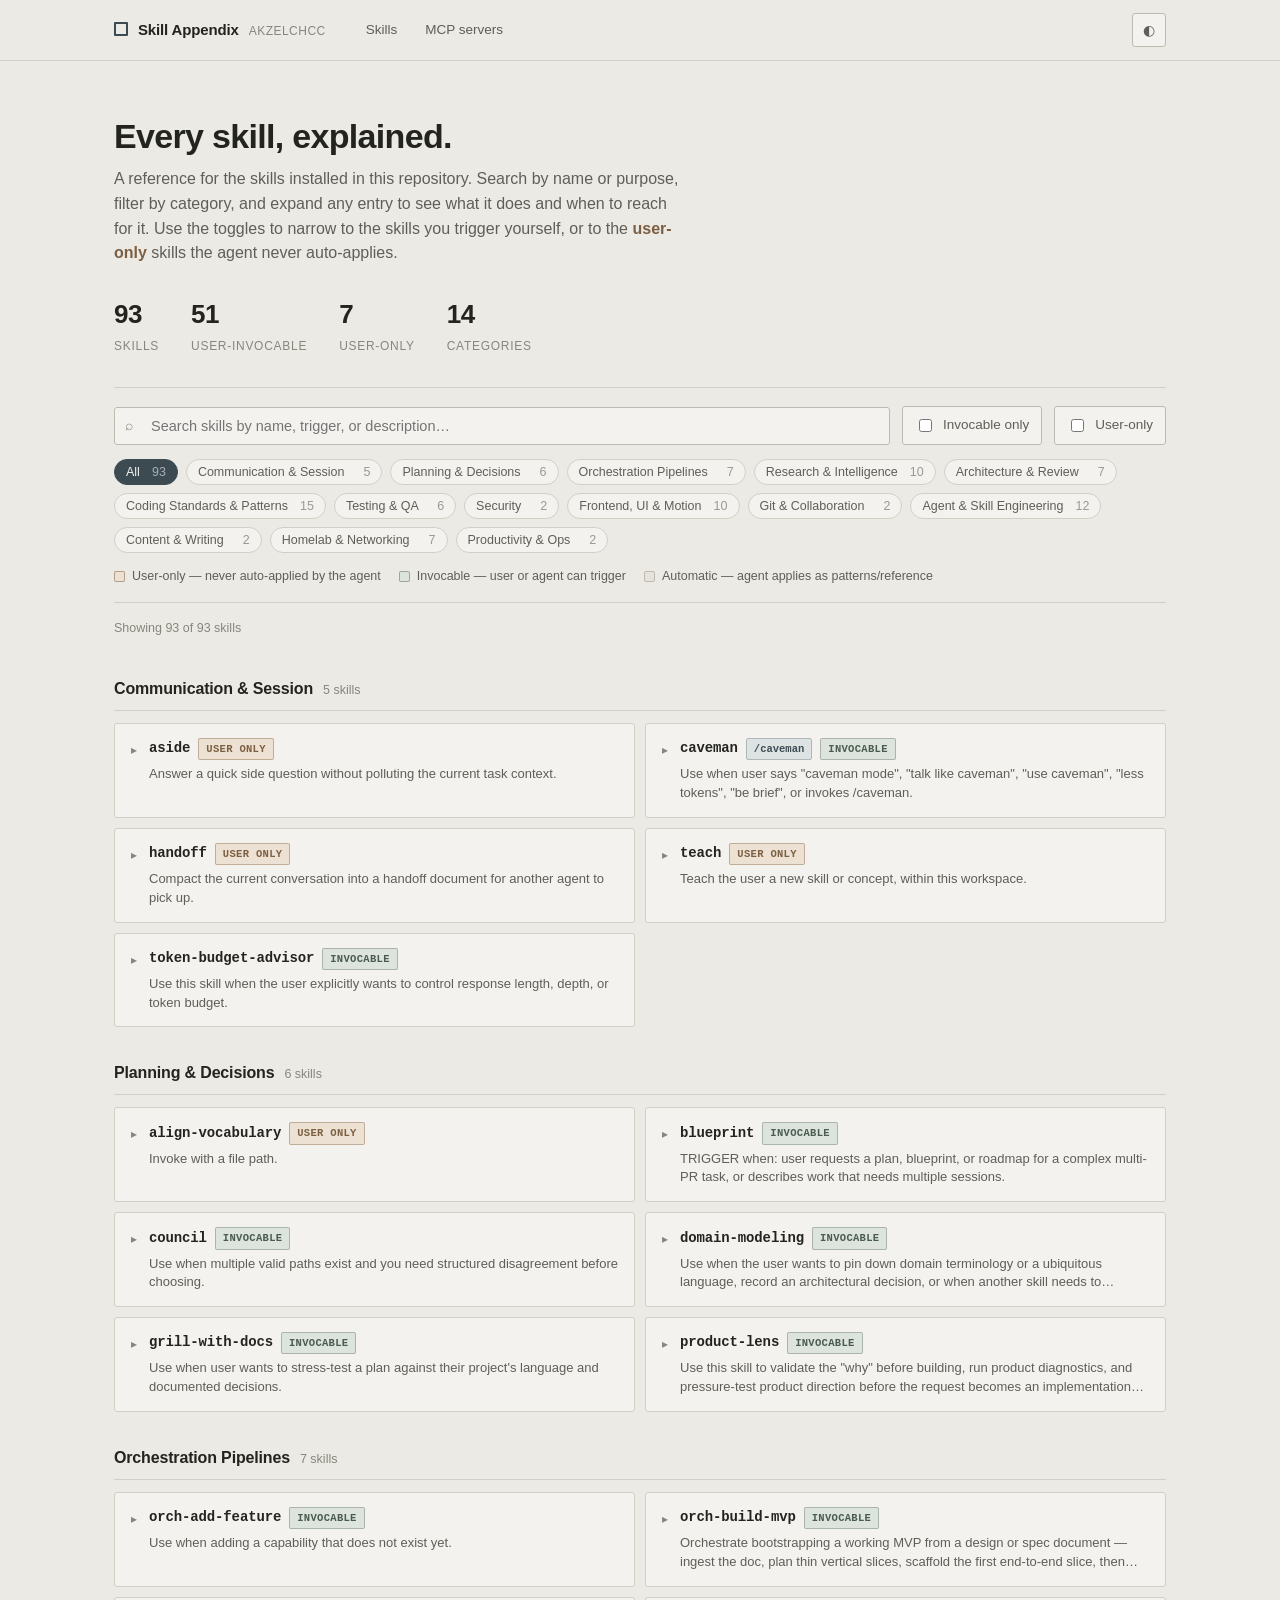
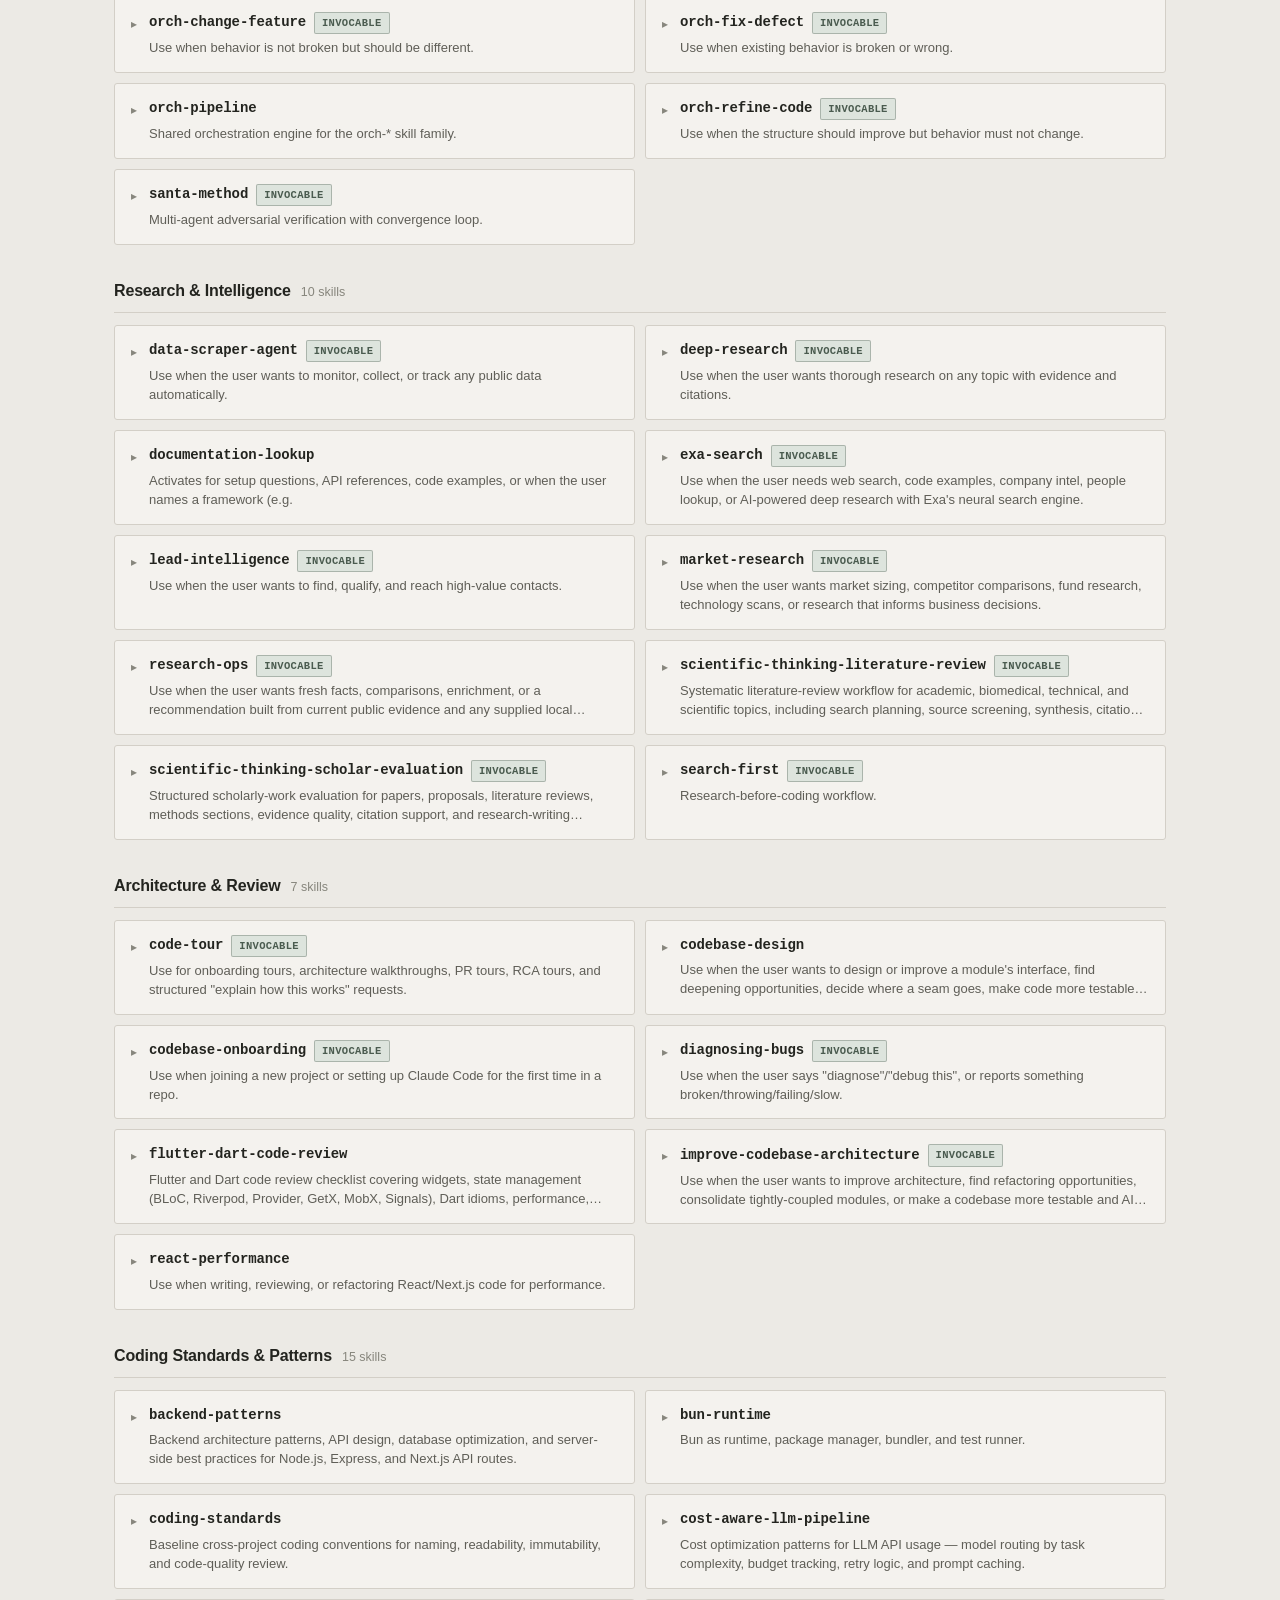
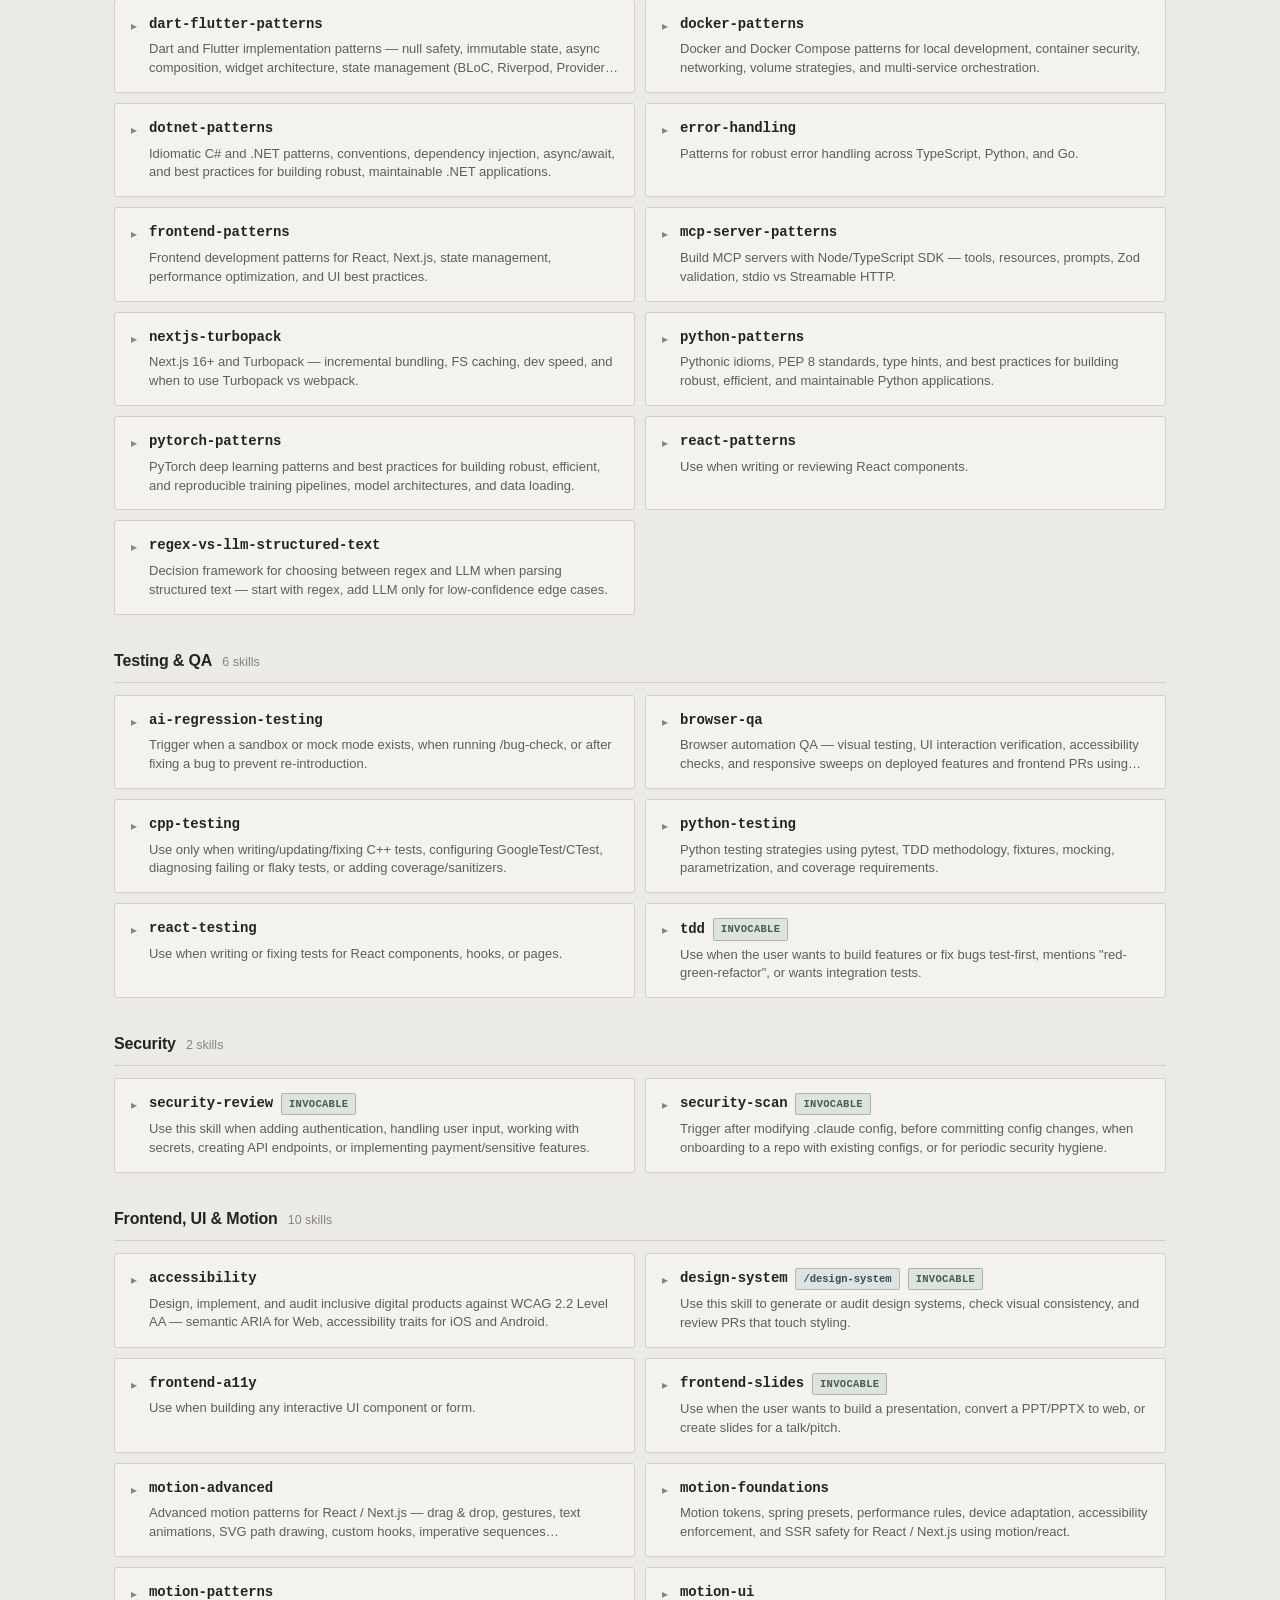
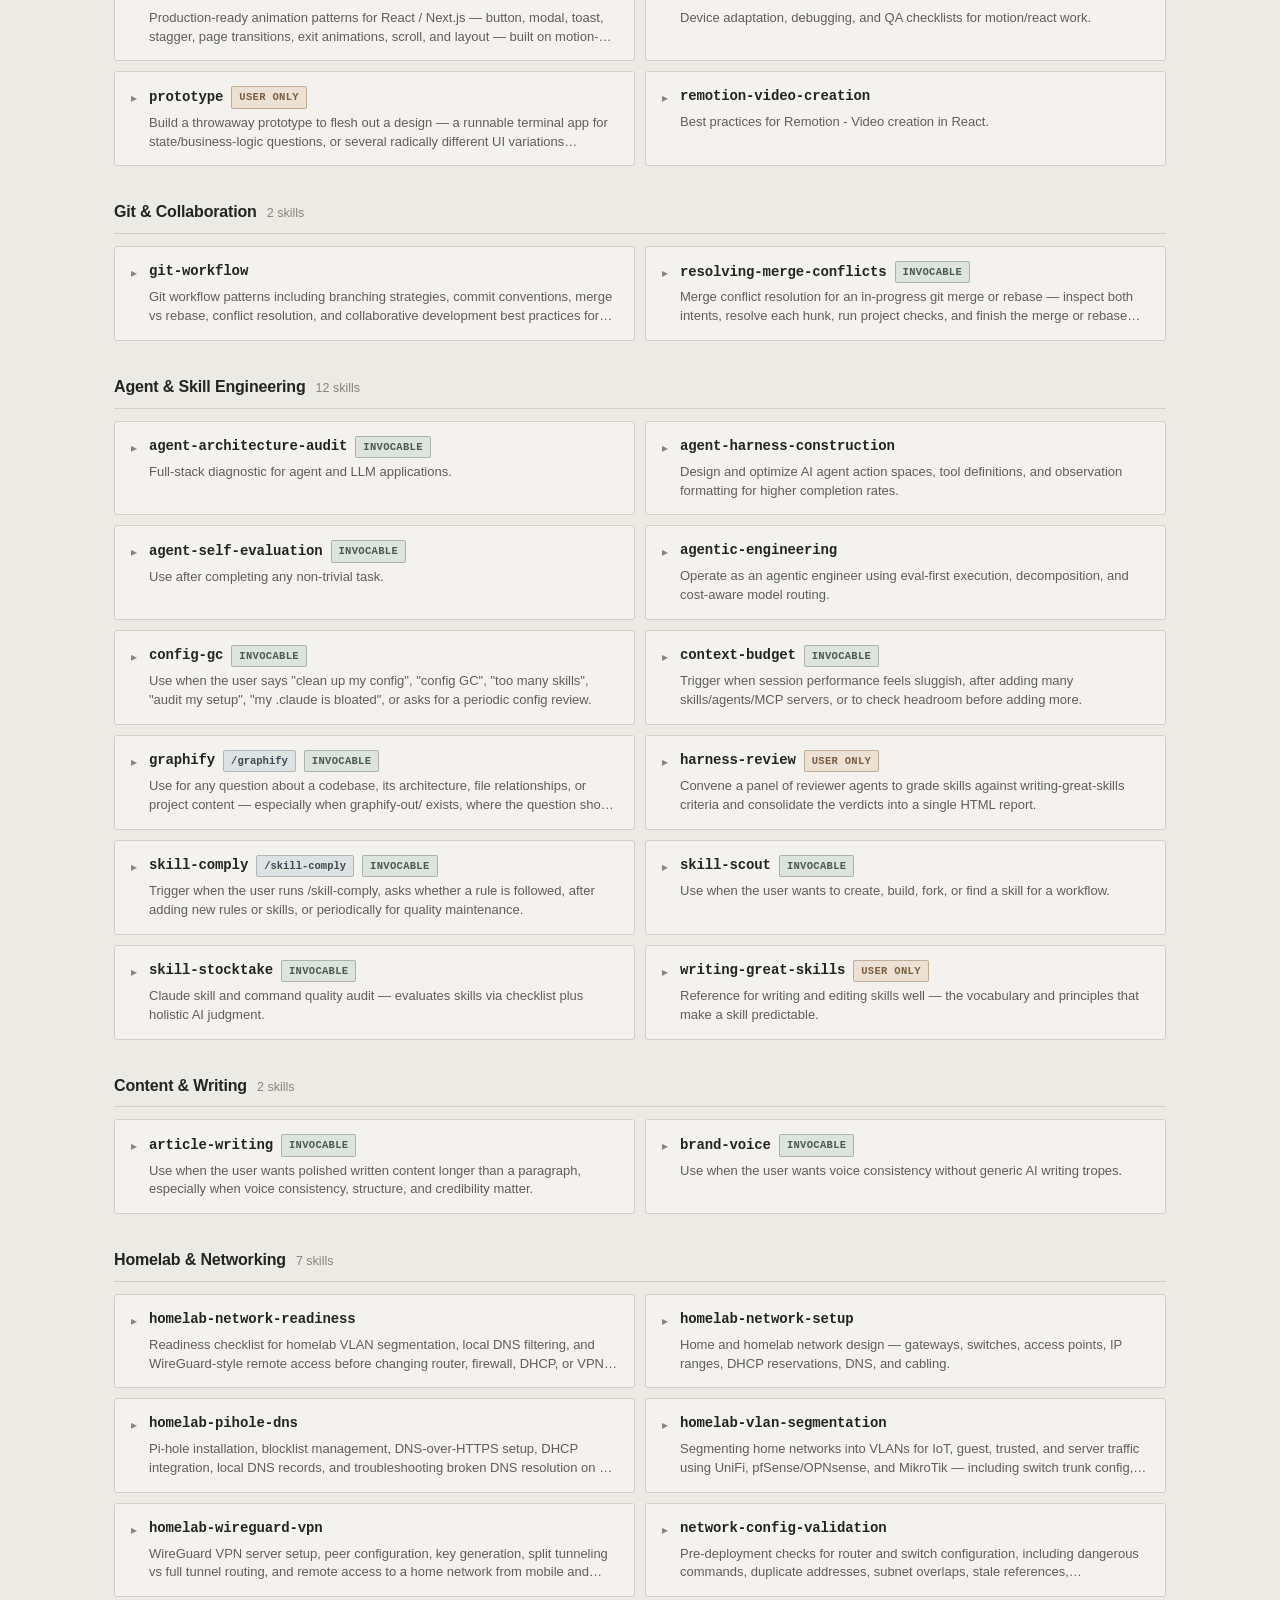
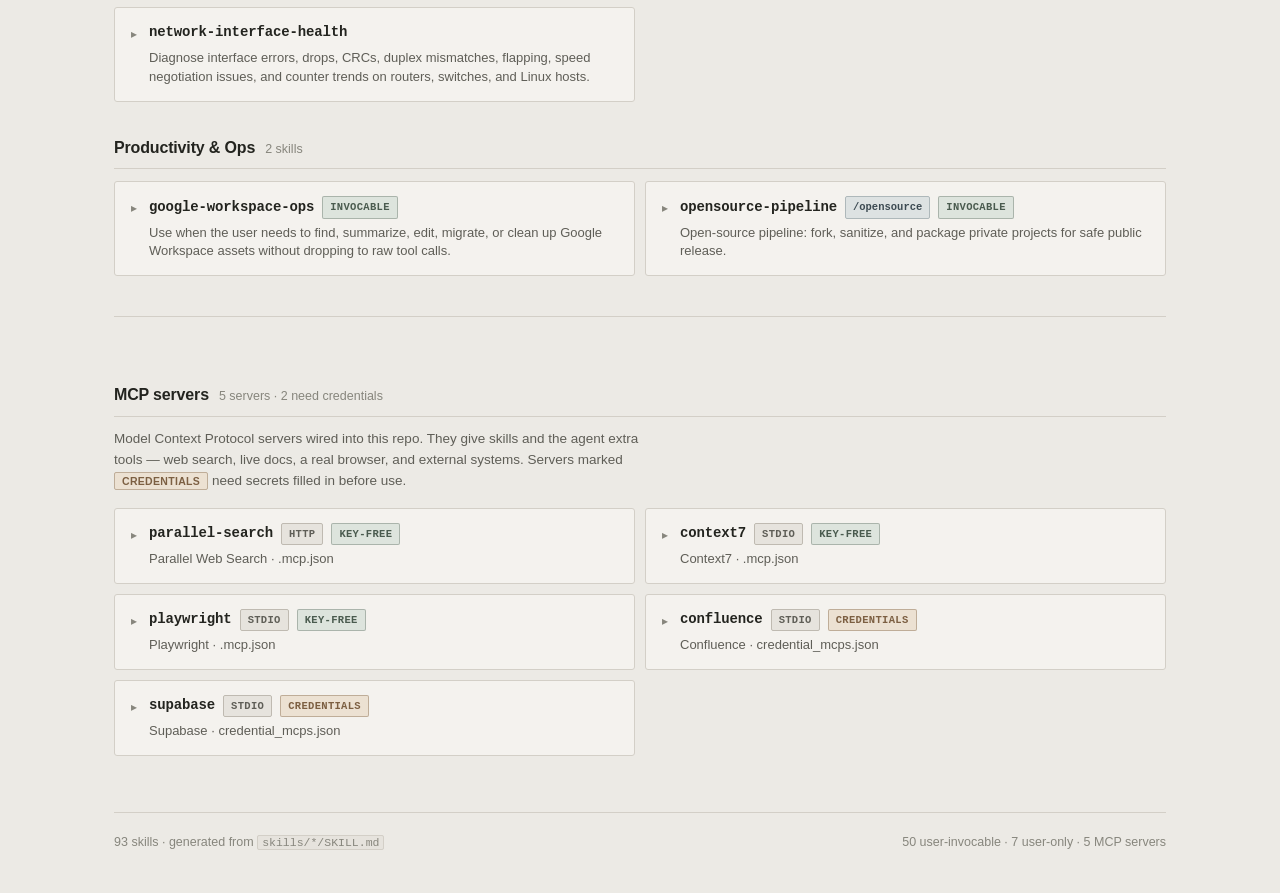
<file: docs/index.html>
<!DOCTYPE html>
<html lang="en" data-theme="light">
<head>
  <meta charset="UTF-8" />
  <meta name="viewport" content="width=device-width, initial-scale=1.0" />
  <title>Skill Appendix · AkzelchCC</title>
  <meta name="description" content="Searchable appendix of every skill in the AkzelchCC repository with explainers and invocation guidance." />
  <link rel="stylesheet" href="styles.css" />
</head>
<body>
  <header class="topbar">
    <div class="wrap topbar-inner">
      <span class="brand"><span class="mark"></span>Skill Appendix <small>AkzelchCC</small></span>
      <nav class="nav">
        <a href="#skills">Skills</a>
        <a href="#mcp">MCP servers</a>
      </nav>
      <span class="spacer"></span>
      <button class="theme-toggle" id="themeToggle" title="Toggle theme" aria-label="Toggle theme">◐</button>
    </div>
  </header>

  <main class="wrap">
    <section class="hero">
      <h1>Every skill, explained.</h1>
      <p>A reference for the skills installed in this repository. Search by name or
      purpose, filter by category, and expand any entry to see what it does and when to
      reach for it. Use the toggles to narrow to the skills you trigger yourself, or to
      the <span style="color:var(--useronly);font-weight:600">user-only</span> skills the
      agent never auto-applies.</p>
      <div class="stats">
        <div class="stat"><span class="num" id="statTotal">—</span><span class="lbl">Skills</span></div>
        <div class="stat"><span class="num" id="statInv">—</span><span class="lbl">User-invocable</span></div>
        <div class="stat"><span class="num" id="statUser">—</span><span class="lbl">User-only</span></div>
        <div class="stat"><span class="num" id="statCat">—</span><span class="lbl">Categories</span></div>
      </div>
    </section>

    <section class="controls" id="skills">
      <div class="searchrow">
        <div class="search">
          <span class="ico">⌕</span>
          <input id="search" type="search" placeholder="Search skills by name, trigger, or description…" autocomplete="off" />
        </div>
        <label class="toggle-invocable">
          <input type="checkbox" id="onlyInv" /> Invocable only
        </label>
        <label class="toggle-invocable">
          <input type="checkbox" id="onlyUser" /> User-only
        </label>
      </div>
      <div class="chips" id="chips"></div>
      <div class="legend">
        <span class="item"><span class="sw useronly"></span> User-only — never auto-applied by the agent</span>
        <span class="item"><span class="sw inv"></span> Invocable — user or agent can trigger</span>
        <span class="item"><span class="sw auto"></span> Automatic — agent applies as patterns/reference</span>
      </div>
    </section>

    <p class="resultmeta" id="resultMeta"></p>
    <div id="catalog"></div>
    <div class="empty" id="empty" style="display:none">No skills match your search.</div>

    <section id="mcp" class="mcp-section">
      <div class="cathead">
        <h2>MCP servers</h2>
        <span class="count" id="mcpCount"></span>
      </div>
      <p class="mcp-intro">Model Context Protocol servers wired into this repo. They give
      skills and the agent extra tools — web search, live docs, a real browser, and
      external systems. Servers marked <span class="badge cred">credentials</span> need
      secrets filled in before use.</p>
      <div class="grid" id="mcpGrid"></div>
    </section>

    <footer>
      <span>93 skills · generated from <code>skills/*/SKILL.md</code></span>
      <span>50 user-invocable · 7 user-only · <span id="mcpFooter">—</span> MCP servers</span>
    </footer>
  </main>

  <button class="toplink" id="toTop" title="Back to top" aria-label="Back to top">↑</button>

  <script src="skills-data.js"></script>
  <script src="mcp-data.js"></script>
  <script src="app.js"></script>
</body>
</html>
</file>
<file: docs/styles.css>
/* Skill Appendix — matte nordic theme. Restrained, desaturated, no gradients. */

:root {
  --bg: #eceae5;
  --surface: #f4f2ee;
  --surface-2: #e6e3dd;
  --surface-3: #dedad3;
  --border: #d3cfc7;
  --border-strong: #bfbab1;
  --text: #23241f;
  --text-2: #5f5e57;
  --text-3: #87867d;
  --accent: #3c4a52;
  --accent-2: #5a6b73;
  --accent-bg: #dde2e2;
  --accent-line: #aeb8ba;
  --invocable: #4a5b4f;
  --invocable-bg: #dde4dd;
  --useronly: #7c5f42;
  --useronly-bg: #ece1d2;
  --radius: 3px;
  --maxw: 1100px;
  --mono: "SFMono-Regular", "Cascadia Mono", Consolas, "Liberation Mono", Menlo, monospace;
  --sans: -apple-system, BlinkMacSystemFont, "Segoe UI", Roboto, Helvetica, Arial, sans-serif;
}

[data-theme="dark"] {
  --bg: #1a1c1a;
  --surface: #232622;
  --surface-2: #2b2e29;
  --surface-3: #32362f;
  --border: #3a3e37;
  --border-strong: #4b4f47;
  --text: #e7e6df;
  --text-2: #a9a89f;
  --text-3: #7d7c73;
  --accent: #9fb2bb;
  --accent-2: #8a9ca4;
  --accent-bg: #2c3439;
  --accent-line: #44525a;
  --invocable: #9db8a4;
  --invocable-bg: #283129;
  --useronly: #c9ab86;
  --useronly-bg: #322a20;
}

* { box-sizing: border-box; }

html { scroll-behavior: smooth; }

body {
  margin: 0;
  background: var(--bg);
  color: var(--text);
  font-family: var(--sans);
  font-size: 15px;
  line-height: 1.55;
  -webkit-font-smoothing: antialiased;
  text-rendering: optimizeLegibility;
}

a { color: var(--accent); text-decoration: none; }
a:hover { text-decoration: underline; }

mark {
  background: var(--accent-bg);
  color: var(--text);
  border-radius: 2px;
  padding: 0 1px;
}
code {
  font-family: var(--mono);
  font-size: 0.92em;
  background: var(--surface-2);
  border: 1px solid var(--border);
  border-radius: 2px;
  padding: 0 4px;
}
td.t-cmd code { background: var(--accent-bg); border-color: var(--accent-line); color: var(--accent); }

.wrap { max-width: var(--maxw); margin: 0 auto; padding: 0 24px; }

/* Top bar */
.topbar {
  position: sticky;
  top: 0;
  z-index: 20;
  background: color-mix(in srgb, var(--bg) 88%, transparent);
  backdrop-filter: saturate(120%) blur(6px);
  border-bottom: 1px solid var(--border);
}
.topbar-inner {
  display: flex;
  align-items: center;
  gap: 20px;
  height: 60px;
}
.brand {
  display: flex;
  align-items: baseline;
  gap: 10px;
  font-weight: 600;
  letter-spacing: -0.01em;
  white-space: nowrap;
}
.brand .mark {
  width: 14px; height: 14px;
  border: 2px solid var(--accent);
  border-radius: 1px;
  display: inline-block;
  transform: translateY(1px);
}
.brand small { color: var(--text-3); font-weight: 400; font-size: 12px; letter-spacing: 0.04em; text-transform: uppercase; }

.nav { display: flex; gap: 4px; margin-left: 8px; }
.nav a {
  padding: 6px 12px;
  border-radius: var(--radius);
  color: var(--text-2);
  font-size: 13.5px;
  font-weight: 500;
}
.nav a:hover { background: var(--surface-2); text-decoration: none; color: var(--text); }
.nav a.active { background: var(--surface-3); color: var(--text); }

.spacer { flex: 1; }

.theme-toggle {
  border: 1px solid var(--border-strong);
  background: var(--surface);
  color: var(--text-2);
  width: 34px; height: 34px;
  border-radius: var(--radius);
  cursor: pointer;
  display: grid; place-items: center;
  font-size: 14px;
}
.theme-toggle:hover { color: var(--text); border-color: var(--accent-line); }

/* Hero */
.hero { padding: 56px 0 32px; border-bottom: 1px solid var(--border); }
.hero h1 {
  margin: 0 0 12px;
  font-size: 34px;
  font-weight: 650;
  letter-spacing: -0.02em;
  line-height: 1.12;
}
.hero p { margin: 0; max-width: 64ch; color: var(--text-2); font-size: 16px; }

.stats { display: flex; gap: 32px; margin-top: 28px; flex-wrap: wrap; }
.stat { display: flex; flex-direction: column; gap: 2px; }
.stat .num { font-size: 26px; font-weight: 650; letter-spacing: -0.02em; }
.stat .lbl { font-size: 12px; text-transform: uppercase; letter-spacing: 0.06em; color: var(--text-3); }

/* Controls */
.controls {
  position: sticky;
  top: 60px;
  z-index: 15;
  background: var(--bg);
  padding: 18px 0 14px;
  border-bottom: 1px solid var(--border);
}
.searchrow { display: flex; gap: 12px; align-items: center; flex-wrap: wrap; }
.search {
  flex: 1;
  min-width: 220px;
  position: relative;
}
.search input {
  width: 100%;
  padding: 10px 12px 10px 36px;
  border: 1px solid var(--border-strong);
  background: var(--surface);
  color: var(--text);
  border-radius: var(--radius);
  font-size: 14.5px;
  font-family: var(--sans);
}
.search input:focus { outline: none; border-color: var(--accent-2); }
.search .ico {
  position: absolute; left: 11px; top: 50%; transform: translateY(-50%);
  color: var(--text-3); font-size: 14px; pointer-events: none;
}
.toggle-invocable {
  display: inline-flex; align-items: center; gap: 8px;
  font-size: 13.5px; color: var(--text-2); cursor: pointer;
  padding: 8px 12px; border: 1px solid var(--border-strong);
  border-radius: var(--radius); background: var(--surface); user-select: none;
}
.toggle-invocable input { accent-color: var(--accent); }

.chips { display: flex; gap: 8px; flex-wrap: wrap; margin-top: 14px; }
.chip {
  font-size: 12.5px;
  padding: 5px 11px;
  border: 1px solid var(--border);
  background: var(--surface);
  color: var(--text-2);
  border-radius: 20px;
  cursor: pointer;
  white-space: nowrap;
}
.chip:hover { border-color: var(--accent-line); color: var(--text); }
.chip.active { background: var(--accent); border-color: var(--accent); color: #f4f2ee; }
[data-theme="dark"] .chip.active { color: #1a1c1a; }
.chip.is-empty { opacity: 0.4; }
.chip.is-empty.active { opacity: 1; }
.chip .c {
  opacity: 0.6;
  margin-left: 5px;
  display: inline-block;
  min-width: 1.4em;
  text-align: right;
  font-variant-numeric: tabular-nums;
}

.resultmeta { color: var(--text-3); font-size: 12.5px; margin: 16px 0 4px; }

.legend {
  display: flex; gap: 18px; flex-wrap: wrap;
  margin: 14px 0 2px; font-size: 12.5px; color: var(--text-2);
}
.legend .item { display: inline-flex; align-items: center; gap: 7px; }
.legend .sw {
  width: 11px; height: 11px; border-radius: 2px; border: 1px solid var(--border-strong);
  display: inline-block; flex-shrink: 0;
}
.legend .sw.inv { background: var(--invocable-bg); border-color: color-mix(in srgb, var(--invocable) 45%, transparent); }
.legend .sw.useronly { background: var(--useronly-bg); border-color: color-mix(in srgb, var(--useronly) 50%, transparent); }
.legend .sw.auto { background: var(--surface-2); }

/* Category sections */
.catsection { padding-top: 8px; }
.cathead {
  display: flex; align-items: baseline; gap: 10px;
  margin: 26px 0 12px;
  padding-bottom: 8px;
  border-bottom: 1px solid var(--border);
}
.cathead h2 { margin: 0; font-size: 16px; font-weight: 600; letter-spacing: -0.01em; }
.cathead .count { color: var(--text-3); font-size: 12.5px; }

/* Skill card */
.grid { display: grid; grid-template-columns: 1fr; gap: 10px; }
@media (min-width: 720px) { .grid { grid-template-columns: 1fr 1fr; } }

.card {
  border: 1px solid var(--border);
  background: var(--surface);
  border-radius: var(--radius);
  overflow: hidden;
  transition: border-color 0.12s ease;
}
.card:hover { border-color: var(--border-strong); }
.card.open { border-color: var(--accent-line); }

.card-head {
  display: flex; align-items: flex-start; gap: 12px;
  padding: 14px 16px;
  cursor: pointer;
  user-select: none;
}
.card-head:focus-visible { outline: 2px solid var(--accent-2); outline-offset: -2px; }
.card-title { flex: 1; min-width: 0; }
.card-name {
  font-family: var(--mono);
  font-size: 14px;
  font-weight: 600;
  letter-spacing: -0.01em;
  display: flex; align-items: center; gap: 8px; flex-wrap: wrap;
}
.card-trigger {
  margin-top: 5px;
  color: var(--text-2);
  font-size: 13px;
  line-height: 1.45;
  display: -webkit-box;
  -webkit-line-clamp: 2;
  -webkit-box-orient: vertical;
  overflow: hidden;
}
.card.open .card-trigger { display: block; -webkit-line-clamp: unset; }

.caret {
  color: var(--text-3);
  font-size: 12px;
  margin-top: 3px;
  transition: transform 0.15s ease;
  flex-shrink: 0;
}
.card.open .caret { transform: rotate(90deg); }

.badge {
  font-size: 10.5px;
  font-weight: 600;
  letter-spacing: 0.03em;
  text-transform: uppercase;
  padding: 2px 7px;
  border-radius: 2px;
  border: 1px solid transparent;
  white-space: nowrap;
}
.badge.cmd {
  font-family: var(--mono);
  text-transform: none;
  letter-spacing: 0;
  color: var(--accent);
  background: var(--accent-bg);
  border-color: var(--accent-line);
}
.badge.inv {
  color: var(--invocable);
  background: var(--invocable-bg);
  border-color: color-mix(in srgb, var(--invocable) 35%, transparent);
}
.badge.useronly {
  color: var(--useronly);
  background: var(--useronly-bg);
  border-color: color-mix(in srgb, var(--useronly) 40%, transparent);
}
.badge.transport {
  color: var(--text-2);
  background: var(--surface-2);
  border-color: var(--border-strong);
}
.badge.keyfree {
  color: var(--invocable);
  background: var(--invocable-bg);
  border-color: color-mix(in srgb, var(--invocable) 35%, transparent);
}
.badge.cred {
  color: var(--useronly);
  background: var(--useronly-bg);
  border-color: color-mix(in srgb, var(--useronly) 40%, transparent);
}

.card-body {
  display: none;
  padding: 0 16px 16px;
  border-top: 1px solid var(--border);
  margin-top: 0;
}
.card.open .card-body { display: block; }
.card-body .label {
  font-size: 11px; text-transform: uppercase; letter-spacing: 0.06em;
  color: var(--text-3); margin: 14px 0 5px;
}
.card-body p { margin: 0; color: var(--text); font-size: 13.5px; line-height: 1.55; }
.card-meta { display: flex; gap: 18px; flex-wrap: wrap; margin-top: 14px; font-size: 12px; color: var(--text-3); }
.card-meta a { font-family: var(--mono); font-size: 12px; }

.empty { text-align: center; color: var(--text-3); padding: 60px 0; }

/* MCP section */
.mcp-section { padding-top: 40px; margin-top: 40px; border-top: 1px solid var(--border); scroll-margin-top: 80px; }
.mcp-intro { max-width: 70ch; color: var(--text-2); font-size: 13.5px; margin: 0 0 16px; }
.card.mcp .card-name { font-family: var(--mono); }
.cmdline {
  margin: 6px 0 0;
  padding: 10px 12px;
  background: var(--surface-3);
  border: 1px solid var(--border);
  border-radius: var(--radius);
  overflow-x: auto;
}
.cmdline code {
  font-family: var(--mono);
  font-size: 12.5px;
  background: none;
  border: none;
  padding: 0;
  color: var(--text);
  white-space: pre;
}
#skills { scroll-margin-top: 64px; }

/* Table (invocable page) */
.tablewrap {
  border: 1px solid var(--border);
  border-radius: var(--radius);
  overflow: hidden;
  background: var(--surface);
  margin-top: 18px;
}
table { width: 100%; border-collapse: collapse; font-size: 13.5px; }
thead th {
  position: sticky; top: 110px;
  background: var(--surface-3);
  text-align: left;
  font-size: 11.5px;
  text-transform: uppercase;
  letter-spacing: 0.05em;
  color: var(--text-2);
  font-weight: 600;
  padding: 11px 16px;
  border-bottom: 1px solid var(--border-strong);
  cursor: pointer;
  user-select: none;
  white-space: nowrap;
}
thead th .arrow { color: var(--text-3); font-size: 10px; margin-left: 5px; }
tbody td { padding: 12px 16px; border-bottom: 1px solid var(--border); vertical-align: top; }
tbody tr:last-child td { border-bottom: none; }
tbody tr:nth-child(even) { background: color-mix(in srgb, var(--surface-2) 50%, transparent); }
tbody tr:hover { background: var(--surface-2); }
td.t-name { font-family: var(--mono); font-weight: 600; white-space: nowrap; }
td.t-name .ut {
  font-family: var(--sans);
  font-size: 10px;
  font-weight: 600;
  text-transform: uppercase;
  letter-spacing: 0.04em;
  color: var(--useronly);
  background: var(--useronly-bg);
  border: 1px solid color-mix(in srgb, var(--useronly) 40%, transparent);
  border-radius: 2px;
  padding: 1px 5px;
  margin-left: 8px;
  vertical-align: middle;
}
td.t-cmd { font-family: var(--mono); color: var(--accent); white-space: nowrap; }
td.t-cmd .none { color: var(--text-3); font-family: var(--sans); font-style: italic; }
td.t-cat { color: var(--text-2); white-space: nowrap; }
td.t-when { color: var(--text); max-width: 520px; }

footer {
  margin: 56px 0 40px;
  padding-top: 20px;
  border-top: 1px solid var(--border);
  color: var(--text-3);
  font-size: 12.5px;
  display: flex; justify-content: space-between; flex-wrap: wrap; gap: 10px;
}

.toplink {
  position: fixed; right: 22px; bottom: 22px;
  width: 38px; height: 38px;
  border: 1px solid var(--border-strong);
  background: var(--surface);
  border-radius: var(--radius);
  display: none; place-items: center;
  color: var(--text-2); cursor: pointer; z-index: 30;
}
.toplink.show { display: grid; }
.toplink:hover { color: var(--text); border-color: var(--accent-line); }

@media (max-width: 600px) {
  .hero h1 { font-size: 27px; }
  .nav { display: none; }
  thead th { top: 60px; }
}
</file>
